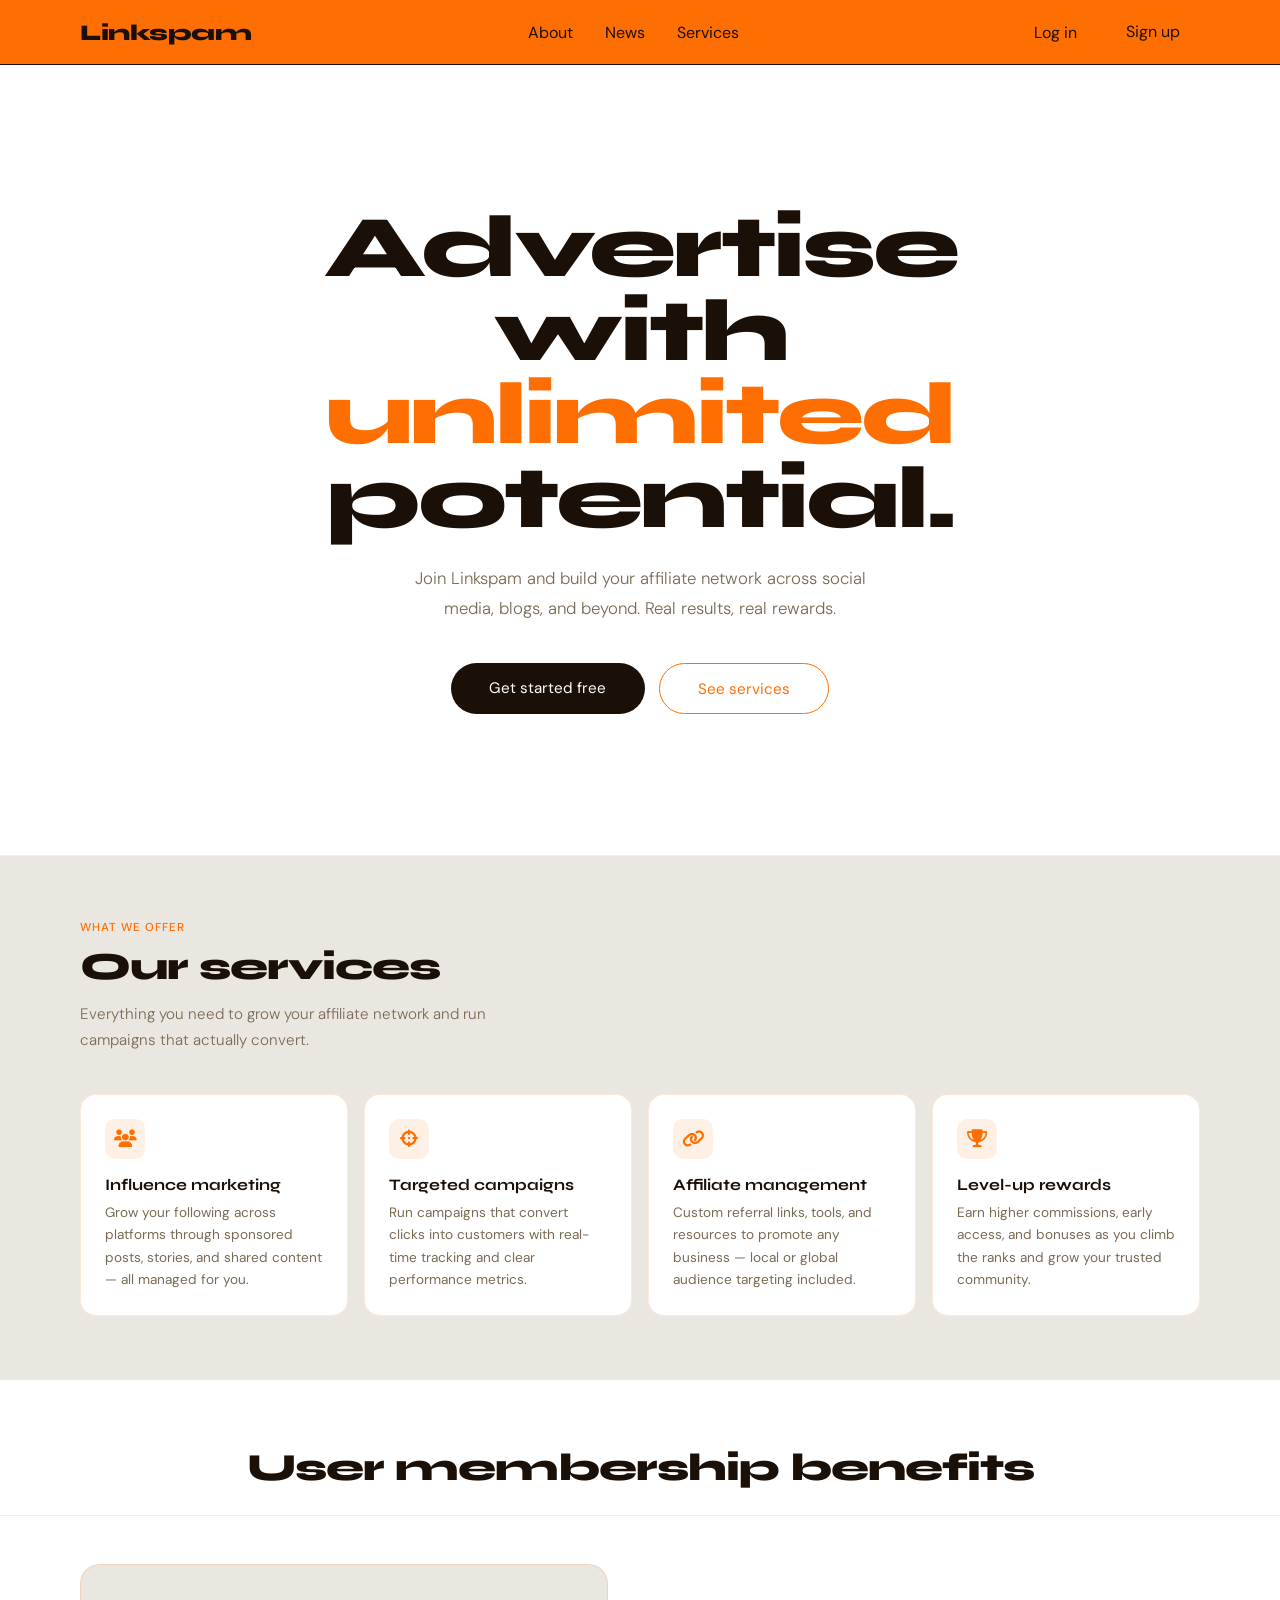
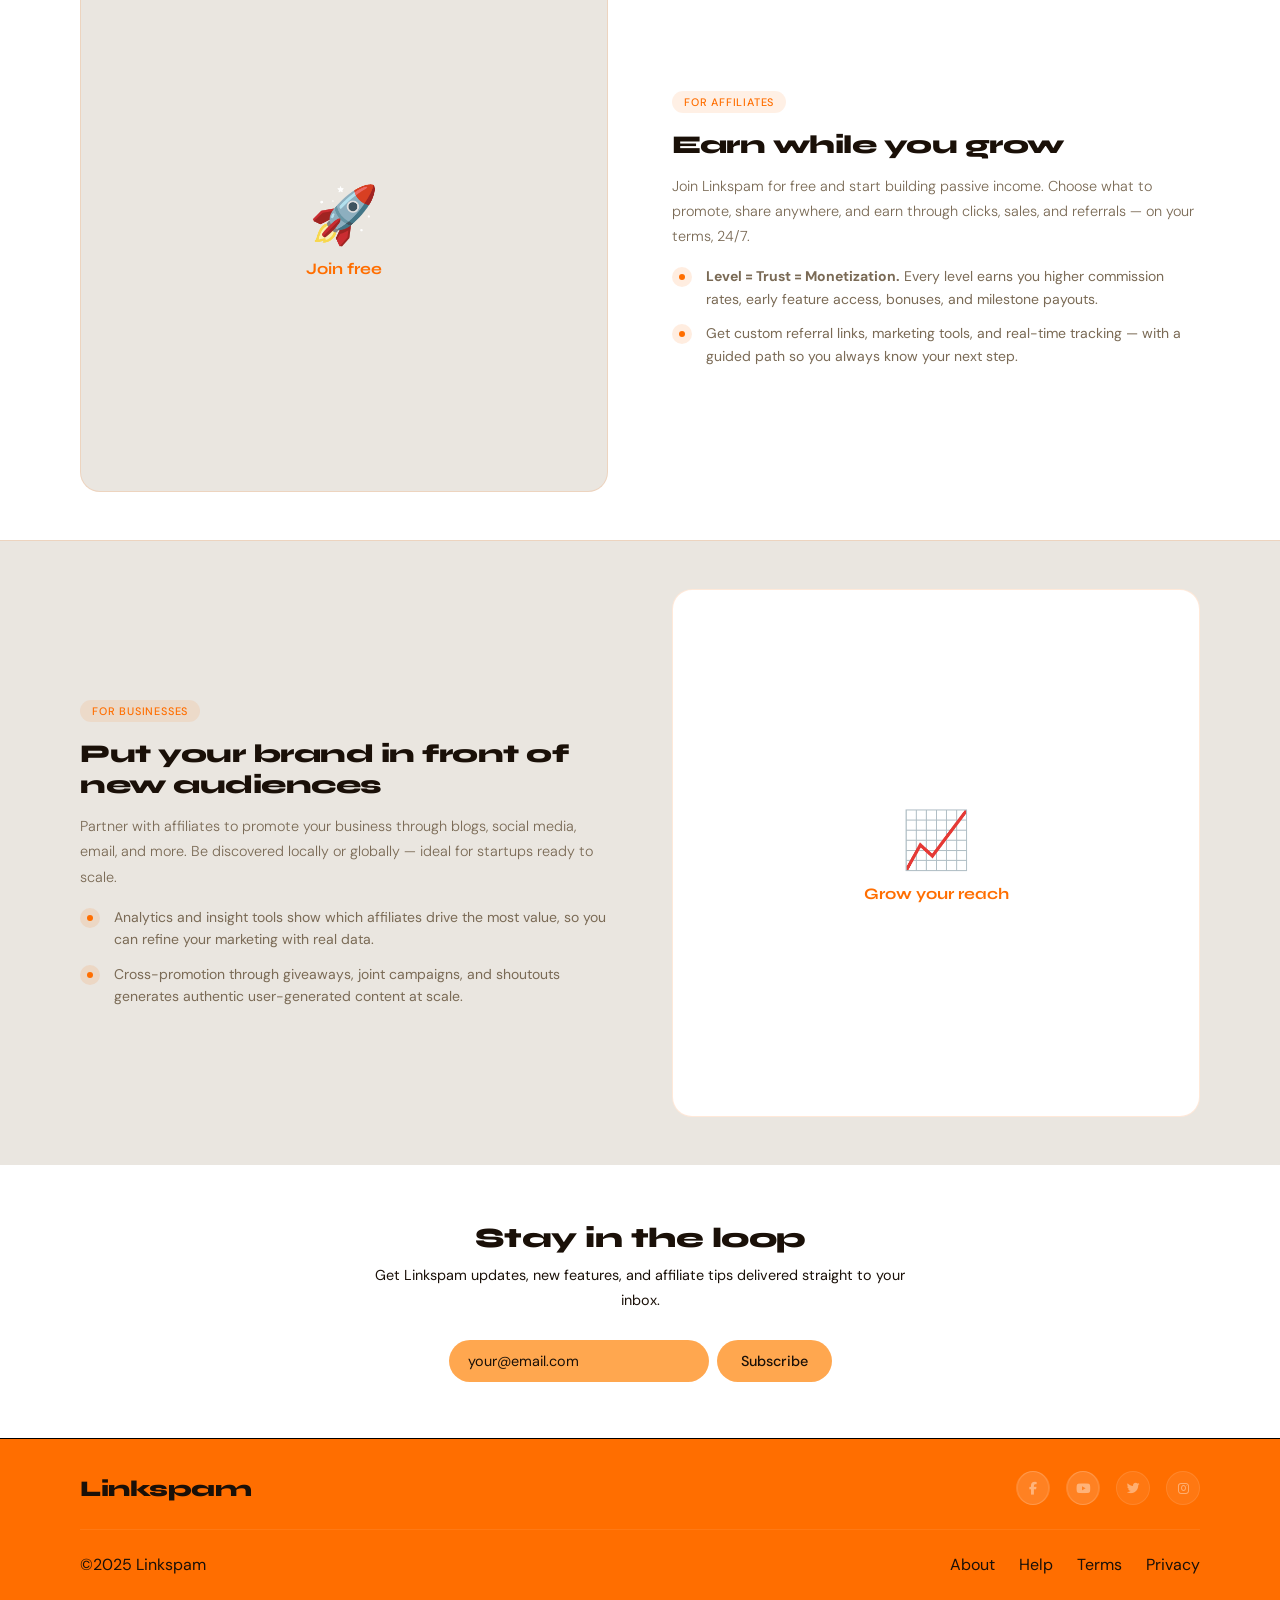
<file: index.html>
<!DOCTYPE html>
<html lang="en" id="indexPage">
<head>
<meta charset="UTF-8">
<meta name="viewport" content="width=device-width, initial-scale=1.0">
<title>Linkspam</title>
<link rel="stylesheet" href="https://cdnjs.cloudflare.com/ajax/libs/font-awesome/6.2.0/css/all.min.css">
<link rel="preconnect" href="https://fonts.googleapis.com">
<link href="https://fonts.googleapis.com/css2?family=Syne:wght@700;800&family=DM+Sans:wght@300;400;500&display=swap" rel="stylesheet">
<link rel="stylesheet" href="style/index.css">
<style>
  /* ── HERO ── */
.hero{background:var(--Primary);border-bottom:1px solid var(--border)}
.hero .container{display:flex;flex-direction:column;align-items:center;justify-content:center;text-align:center;min-height:calc(100vh - 110px);padding:4rem 2.5rem}
.hero-tag{display:inline-flex;align-items:center;gap:8px;background:rgba(255,110,0,.1);color:var(--Main);font-size:.72rem;font-weight:500;letter-spacing:.8px;text-transform:uppercase;padding:5px 16px;border-radius:100px;margin-bottom:2rem}
.hero-tag::before{content:'';width:7px;height:7px;background:var(--Main);border-radius:50%;animation:blink 1.8s ease infinite}
@keyframes blink{0%,100%{opacity:1;transform:scale(1)}50%{opacity:.3;transform:scale(.6)}}
.hero h1{font-family:'Syne',sans-serif;font-weight:800;font-size:clamp(3rem,7vw,5.5rem);line-height:.95;letter-spacing:-3px;color:var(--ink);margin-bottom:1.5rem;max-width:800px}
.hero h1 em{font-style:normal;color:var(--Main)}
.hero p{font-size:1.05rem;color:var(--muted);line-height:1.75;max-width:480px;margin-bottom:2.5rem;font-weight:300}
.hero-btns{display:flex;gap:.875rem;flex-wrap:wrap;justify-content:center}
.btn-dark{padding:.9rem 2.4rem;border-radius:100px;border:none;background:var(--ink);color:#fff;font-family:'DM Sans',sans-serif;font-size:.95rem;cursor:pointer;text-decoration:none;transition:opacity .2s;display:inline-block}
.btn-dark:hover{opacity:.82}
.btn-orange{padding:.9rem 2.4rem;border-radius:100px;border:1.5px solid var(--Main);background:transparent;color:var(--Main);font-family:'DM Sans',sans-serif;font-size:.95rem;cursor:pointer;text-decoration:none;transition:all .2s;display:inline-block}
.btn-orange:hover{background:var(--Main);color:#fff} 

/* ── SERVICES ── */
.section_services{padding:4rem 0;background:var(--Secondary)}
.section_services .container{padding:0 2.5rem}
.section-eyebrow{font-size:.72rem;font-weight:500;color:var(--Main);letter-spacing:1px;text-transform:uppercase;margin-bottom:.5rem}
.section-title{font-family:'Syne',sans-serif;font-weight:800;font-size:clamp(1.8rem,3vw,2.4rem);letter-spacing:-1px;color:var(--ink);margin-bottom:.75rem}
.section-sub{font-size:.95rem;color:var(--muted);margin-bottom:2.5rem;font-weight:300;max-width:480px;line-height:1.7}
.servicesContainer{display:grid;grid-template-columns:repeat(auto-fit,minmax(200px,1fr));gap:1rem}
.DivServices{background:var(--Primary);border:1px solid var(--border);border-radius:16px;padding:1.5rem;transition:box-shadow .2s,border-color .2s}
.DivServices:hover{border-color:var(--Main)}
.service-icon{width:40px;height:40px;background:rgba(255,110,0,.1);border-radius:10px;display:flex;align-items:center;justify-content:center;font-size:18px;margin-bottom:1rem;color:var(--Main)}
.serviceSubTitle{font-family:'Syne',sans-serif;font-weight:700;font-size:1rem;color:var(--ink);margin-bottom:.5rem}
.DivServices p{font-size:.85rem;color:var(--muted);line-height:1.65}

/* ── BENEFITS ── */
.benefits_section{padding:1rem 0 0;background:var(--Primary)}
.benefits_section .container{padding:0 2.5rem}
#UMB{text-align:center;padding:3rem 0 1.5rem}
#UMB h1{font-family:'Syne',sans-serif;font-weight:800;font-size:clamp(1.8rem,3vw,2.4rem);letter-spacing:-1px;color:var(--ink)}
.BenefitContainer{border-top:1px solid var(--border);padding:3rem 0}
.BenefitContainer .container{display:grid;grid-template-columns:1fr 1fr;gap:4rem;align-items:center;padding:0 2.5rem}
#secondBenefitContainer{background:var(--Secondary)}
.benefit-visual{background:var(--Secondary);border:1px solid var(--border);border-radius:20px;aspect-ratio:1;display:flex;flex-direction:column;align-items:center;justify-content:center;gap:.5rem;font-size:3.5rem}
#secondBenefitContainer .benefit-visual{background:var(--Primary)}
.benefit-tag{display:inline-block;background:rgba(255,110,0,.1);color:var(--Main);font-size:.68rem;font-weight:500;letter-spacing:.8px;text-transform:uppercase;padding:4px 12px;border-radius:100px;margin-bottom:1rem}
.text_container h1{font-family:'Syne',sans-serif;font-weight:800;font-size:1.6rem;letter-spacing:-.5px;color:var(--ink);margin-bottom:.875rem}
.text_container p{font-size:.9rem;color:var(--muted);line-height:1.75;margin-bottom:1rem;font-weight:300}
.text_container ul{list-style:none;display:flex;flex-direction:column;gap:.75rem}
.text_container ul li{display:flex;gap:.875rem;font-size:.875rem;color:var(--muted);line-height:1.6}
.li-dot{width:20px;height:20px;border-radius:50%;background:rgba(255,110,0,.12);flex-shrink:0;display:flex;align-items:center;justify-content:center;margin-top:2px}
.li-dot::after{content:'';width:6px;height:6px;background:var(--Main);border-radius:50%}

/* ── NEWS ── */
.News{background:var(--Primary);padding:3.5rem 0}
.News .container{padding:0 2.5rem}
.news-inner{max-width:540px;margin:0 auto;text-align:center}
.news-inner h2{font-family:'Syne',sans-serif;font-weight:800;font-size:1.75rem;letter-spacing:-.5px;color:var(--ink);margin-bottom:.5rem}
.news-inner p{font-size:.9rem;color:var(--ink);margin-bottom:1.75rem;line-height:1.7}
.news-form{display:flex;gap:.5rem;justify-content:center;flex-wrap:wrap}
#NewsEmail{padding:.75rem 1.2rem;border-radius:100px;border:none;background:var(--Substitute);color:var(--ink);font-family:'DM Sans',sans-serif;font-size:.9rem;width:260px;outline:none;backdrop-filter:blur(4px)}
#NewsEmail::placeholder{color:var(--ink)}
#NewsEmail:focus{background:rgba(255,255,255,.3)}
.news-form button{padding:.75rem 1.5rem;border-radius:100px;border:none;background:var(--Substitute);color:var(--ink);font-family:'DM Sans',sans-serif;font-size:.9rem;font-weight:500;cursor:pointer;transition:opacity .2s}
.news-form button:hover{opacity:.9}
</style>
</head>
<body>
<header class="header">
  <div class="container">
    <a href="index" class="Logo">Link<span>spam</span></a>
    <nav class="navbar">
      <a href="#aboutSection">About</a>
      <a href="#News">News</a>
      <a href="#OurServices">Services</a>
    </nav>
    <div class="nav-cta">
      <a href="login" class="btn-nav-ghost">Log in</a>
      <a href="/sign-up" class="btn-nav-solid">Sign up</a>
    </div>
    <button class="menu-btn" id="menu-btn" aria-label="Open menu" aria-expanded="false">
      <i class="fas fa-bars"></i>
    </button>
  </div>
  <nav class="mini-navbar" id="mini-navbar" aria-hidden="true">
    <a href="#aboutSection">About</a>
    <a href="#News">News</a>
    <a href="#OurServices">Services</a>
    <a href="login">Log in</a>
    <a href="sign-up" style="color:var(--Main);font-weight:500">Sign up</a>
  </nav>
</header>
 

<main>
<section class="hero">
  <div class="container">
    
    <h1>Advertise with<br><em>unlimited</em> potential.</h1>
    <p>Join Linkspam and build your affiliate network across social media, blogs, and beyond. Real results, real rewards.</p>
    <div class="hero-btns">
      <a href="sign-up" class="btn-dark">Get started free</a>
      <a href="#OurServices" class="btn-orange">See services</a>
    </div>
  </div>
</section>

<section class="section_services" id="OurServices">
  <div class="container">
    <div class="section-eyebrow">What we offer</div>
    <div class="section-title" >Our services</div>
    <div class="section-sub">Everything you need to grow your affiliate network and run campaigns that actually convert.</div>
    <div class="servicesContainer">
      <div class="DivServices">
        <div class="service-icon"><i class="fas fa-users"></i></div>
        <h3 class="serviceSubTitle">Influence marketing</h3>
        <p>Grow your following across platforms through sponsored posts, stories, and shared content — all managed for you.</p>
      </div>
      <div class="DivServices">
        <div class="service-icon"><i class="fas fa-crosshairs"></i></div>
        <h3 class="serviceSubTitle">Targeted campaigns</h3>
        <p>Run campaigns that convert clicks into customers with real-time tracking and clear performance metrics.</p>
      </div>
      <div class="DivServices">
        <div class="service-icon"><i class="fas fa-link"></i></div>
        <h3 class="serviceSubTitle">Affiliate management</h3>
        <p>Custom referral links, tools, and resources to promote any business — local or global audience targeting included.</p>
      </div>
      <div class="DivServices">
        <div class="service-icon"><i class="fas fa-trophy"></i></div>
        <h3 class="serviceSubTitle">Level-up rewards</h3>
        <p>Earn higher commissions, early access, and bonuses as you climb the ranks and grow your trusted community.</p>
      </div>
    </div>
  </div>
</section>

<section class="benefits_section" id="aboutSection">
  <div class="container">
    <div id="UMB"><h1>User membership benefits</h1></div>
  </div>
  <div class="BenefitContainer" id="firstBenefitContainer">
    <div class="container">
      <div class="benefit-visual">
        <span>🚀</span>
        <span style="font-size:1rem;color:var(--Main);font-family:'Syne',sans-serif;font-weight:700">Join free</span>
      </div>
      <div class="text_container">
        <span class="benefit-tag">For affiliates</span>
        <h1>Earn while you grow</h1>
        <p>Join Linkspam for free and start building passive income. Choose what to promote, share anywhere, and earn through clicks, sales, and referrals — on your terms, 24/7.</p>
        <ul>
          <li><div class="li-dot"></div><span><strong>Level = Trust = Monetization.</strong> Every level earns you higher commission rates, early feature access, bonuses, and milestone payouts.</span></li>
          <li><div class="li-dot"></div><span>Get custom referral links, marketing tools, and real-time tracking — with a guided path so you always know your next step.</span></li>
        </ul>
      </div>
    </div>
  </div>
  <div class="BenefitContainer" id="secondBenefitContainer">
    <div class="container">
      <div class="text_container">
        <span class="benefit-tag">For businesses</span>
        <h1>Put your brand in front of new audiences</h1>
        <p>Partner with affiliates to promote your business through blogs, social media, email, and more. Be discovered locally or globally — ideal for startups ready to scale.</p>
        <ul>
          <li><div class="li-dot"></div><span>Analytics and insight tools show which affiliates drive the most value, so you can refine your marketing with real data.</span></li>
          <li><div class="li-dot"></div><span>Cross-promotion through giveaways, joint campaigns, and shoutouts generates authentic user-generated content at scale.</span></li>
        </ul>
      </div>
      <div class="benefit-visual">
        <span>📈</span>
        <span style="font-size:1rem;color:var(--Main);font-family:'Syne',sans-serif;font-weight:700">Grow your reach</span>
      </div>
    </div>
  </div>
</section>

<section class="News" id="News">
  <div class="container">
    <div class="news-inner">
      <h2>Stay in the loop</h2>
      <p>Get Linkspam updates, new features, and affiliate tips delivered straight to your inbox.</p>
      <div class="news-form">
        <input type="email" placeholder="your@email.com" id="NewsEmail">
        <button type="button" onclick="NewsEmailFunction()">Subscribe</button>
      </div>
    </div>
  </div>
</section>
</main>

<footer>
  <div class="container">
    <div class="topfooter">
      <a href="index" class="Logo">Link<span>spam</span></a>
      <div class="socials">
        <a href="https://www.facebook.com/profile.php?id=61575205995995" target="_blank"><i class="fab fa-facebook-f"></i></a>
        <a href="https://youtube.com/@linkspam-only" target="_blank"><i class="fab fa-youtube"></i></a>
        <i class="fab fa-twitter"></i>
        <i class="fab fa-instagram"></i>
      </div>
    </div>
    <div class="footlinks">
      <div id="copyright"><p>©2025 Linkspam</p></div>
      <div id="T_C">
        <a href="#aboutSection">About</a>
        <a href="About.php#sectionAboutContact">Help</a>
        <a href="TermsCondition">Terms</a>
        <a href="PrivacyPolicy">Privacy</a>
      </div>
    </div>
  </div>
</footer>

<script>
const menuBtn=document.getElementById('menu-btn');
const miniNav=document.getElementById('mini-navbar');
menuBtn.addEventListener('click',function(e){
  e.stopPropagation();
  const open=miniNav.classList.toggle('open');
  menuBtn.setAttribute('aria-expanded',open);
  miniNav.setAttribute('aria-hidden',!open);
  menuBtn.innerHTML=open?'<i class="fas fa-times"></i>':'<i class="fas fa-bars"></i>';
});
document.addEventListener('click',function(e){
  if(!menuBtn.contains(e.target)&&!miniNav.contains(e.target)){
    miniNav.classList.remove('open');
    menuBtn.setAttribute('aria-expanded','false');
    miniNav.setAttribute('aria-hidden','true');
    menuBtn.innerHTML='<i class="fas fa-bars"></i>';
  }
});

window.addEventListener('load',function(){
  setTimeout(function(){
    document.getElementById('prog').style.width='68%';
    document.querySelectorAll('.ch-fill').forEach(function(el){el.style.width=el.dataset.w+'%'});
  },400);
});

var NewsEmail=document.getElementById('NewsEmail');
function validateEmail(email){
  return /^[^\s@]+@[^\s@]+\.[^\s@]+$/.test(email);
}
function NewsEmailFunction(){
  var email=NewsEmail.value;
  if(validateEmail(email)){
    NewsEmail.style.background='rgba(255,255,255,0.35)';
    NewsEmail.style.border='2px solid rgba(255,255,255,0.8)';
    alert('Subscribed! Welcome to Linkspam.');
  } else {
    NewsEmail.style.background='rgba(255,80,80,0.25)';
    NewsEmail.style.border='2px solid rgba(255,80,80,0.7)';
    NewsEmail.value='';
    NewsEmail.placeholder='Enter a valid email';
  }
}
</script>
</body>
</html>
</file>
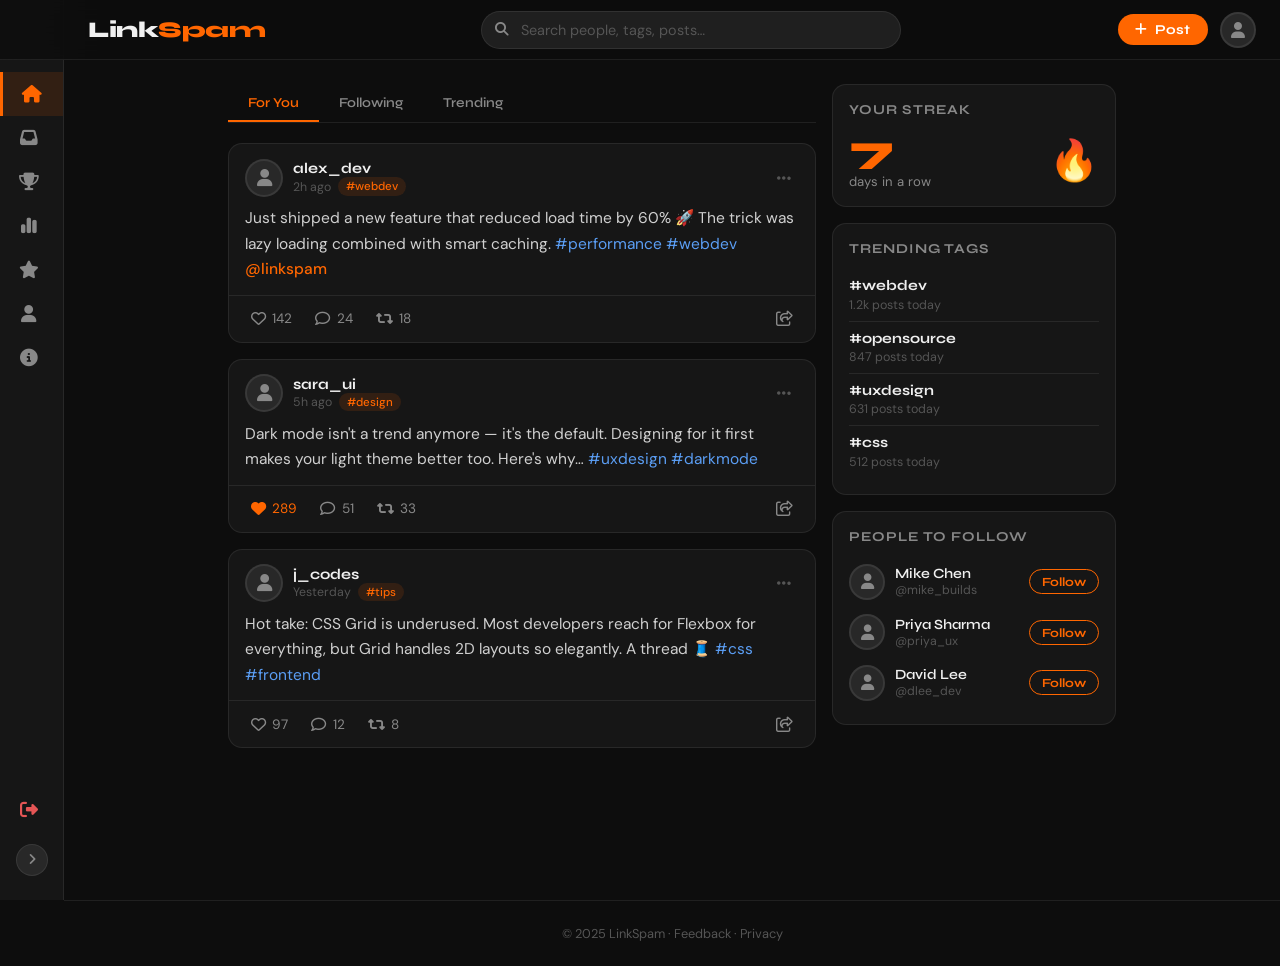
<file: home.html>
<!DOCTYPE html>
<html lang="en" id="home">
<head>
    <meta charset="UTF-8">
    <meta name="viewport" content="width=device-width, initial-scale=1.0">
    <title>LinkSpam | Home</title>
    <link rel="stylesheet" href="https://cdnjs.cloudflare.com/ajax/libs/font-awesome/6.4.0/css/all.min.css">
    <link href="https://fonts.googleapis.com/css2?family=Syne:wght@400;600;700;800&family=DM+Sans:ital,wght@0,300;0,400;0,500;1,300&display=swap" rel="stylesheet">
    <style>
        :root {
            --main: #ff6600;
            --main-light: #ff8533;
            --main-dim: rgba(255,102,0,0.12);
            --bg: #0d0d0d;
            --surface: #161616;
            --surface2: #1f1f1f;
            --surface3: #282828;
            --border: rgba(255,255,255,0.08);
            --border-hover: rgba(255,102,0,0.4);
            --text: #f0f0f0;
            --text-muted: #888;
            --text-dim: #555;
            --sidebar-w: 64px;
            --sidebar-w-open: 220px;
            --header-h: 60px;
            --radius: 14px;
            --radius-sm: 8px;
        }

        *, *::before, *::after { box-sizing: border-box; margin: 0; padding: 0; }

        body {
            font-family: 'DM Sans', sans-serif;
            background: var(--bg);
            color: var(--text);
            min-height: 100vh;
            overflow-x: hidden;
        }

        /* ── HEADER ── */
        header {
            position: fixed;
            top: 0; left: 0; right: 0;
            height: var(--header-h);
            background: rgba(13,13,13,0.85);
            backdrop-filter: blur(20px);
            -webkit-backdrop-filter: blur(20px);
            border-bottom: 1px solid var(--border);
            display: flex;
            align-items: center;
            justify-content: space-between;
            padding: 0 1.5rem 0 calc(var(--sidebar-w) + 1.5rem);
            z-index: 100;
            transition: padding-left 0.3s ease;
        }

        .logo {
            font-family: 'Syne', sans-serif;
            font-weight: 800;
            font-size: 1.4rem;
            color: var(--text);
            text-decoration: none;
            letter-spacing: -0.5px;
        }
        .logo span { color: var(--main); }

        .header-center {
            flex: 1;
            max-width: 420px;
            margin: 0 2rem;
        }
        .search-wrap {
            position: relative;
            display: flex;
            align-items: center;
        }
        .search-wrap i {
            position: absolute;
            left: 14px;
            color: var(--text-muted);
            font-size: 0.85rem;
            pointer-events: none;
        }
        .search-wrap input {
            width: 100%;
            height: 38px;
            background: var(--surface2);
            border: 1px solid var(--border);
            border-radius: 99px;
            padding: 0 1rem 0 2.4rem;
            color: var(--text);
            font-family: 'DM Sans', sans-serif;
            font-size: 0.9rem;
            outline: none;
            transition: border-color 0.2s, background 0.2s;
        }
        .search-wrap input::placeholder { color: var(--text-dim); }
        .search-wrap input:focus {
            border-color: var(--main);
            background: var(--surface3);
        }

        .header-right {
            display: flex;
            align-items: center;
            gap: 0.75rem;
        }
        .btn-post-header {
            display: flex;
            align-items: center;
            gap: 0.5rem;
            background: var(--main);
            color: #fff;
            border: none;
            border-radius: 99px;
            padding: 0.45rem 1.1rem;
            font-family: 'Syne', sans-serif;
            font-weight: 700;
            font-size: 0.85rem;
            cursor: pointer;
            transition: background 0.2s, transform 0.15s;
        }
        .btn-post-header:hover {
            background: var(--main-light);
            transform: translateY(-1px);
        }
        .avatar-btn {
            width: 36px; height: 36px;
            border-radius: 50%;
            background: var(--surface3);
            border: 2px solid var(--border);
            display: flex; align-items: center; justify-content: center;
            cursor: pointer;
            transition: border-color 0.2s;
            overflow: hidden;
        }
        .avatar-btn:hover { border-color: var(--main); }
        .avatar-btn i { color: var(--text-muted); font-size: 1rem; }

        /* ── SIDEBAR ── */
        aside#sidebar {
            position: fixed;
            top: 0; left: 0;
            height: 100dvh;
            width: var(--sidebar-w);
            background: var(--surface);
            border-right: 1px solid var(--border);
            display: flex;
            flex-direction: column;
            padding-top: var(--header-h);
            z-index: 99;
            transition: width 0.3s cubic-bezier(.4,0,.2,1);
            overflow: hidden;
        }
        aside#sidebar.open { width: var(--sidebar-w-open); }

        .sidebar-inner {
            display: flex;
            flex-direction: column;
            height: 100%;
            padding: 0.75rem 0;
        }
        .nav-item {
            display: flex;
            align-items: center;
            gap: 0.9rem;
            padding: 0.75rem 1.1rem;
            color: var(--text-muted);
            text-decoration: none;
            font-family: 'DM Sans', sans-serif;
            font-size: 0.95rem;
            font-weight: 500;
            white-space: nowrap;
            border-radius: 0;
            transition: color 0.2s, background 0.2s;
            cursor: pointer;
            border: none;
            background: none;
            width: 100%;
        }
        .nav-item i {
            font-size: 1.1rem;
            width: 22px;
            text-align: center;
            flex-shrink: 0;
            transition: color 0.2s;
        }
        .nav-item span {
            opacity: 0;
            transition: opacity 0.2s 0.05s;
            pointer-events: none;
        }
        aside#sidebar.open .nav-item span { opacity: 1; }
        .nav-item:hover, .nav-item.active {
            color: var(--text);
            background: var(--main-dim);
        }
        .nav-item:hover i, .nav-item.active i { color: var(--main); }
        .nav-item.active { border-left: 3px solid var(--main); }

        .sidebar-spacer { flex: 1; }

        .sidebar-toggle {
            display: flex;
            align-items: center;
            justify-content: center;
            width: 32px; height: 32px;
            background: var(--surface3);
            border: 1px solid var(--border);
            border-radius: 50%;
            cursor: pointer;
            margin: 0.75rem auto;
            color: var(--text-muted);
            transition: color 0.2s, border-color 0.2s, transform 0.3s;
            flex-shrink: 0;
        }
        .sidebar-toggle:hover { color: var(--main); border-color: var(--main); }
        aside#sidebar.open .sidebar-toggle { transform: rotate(180deg); }

        /* ── MAIN LAYOUT ── */
        main {
            margin-top: var(--header-h);
            margin-left: var(--sidebar-w);
            transition: margin-left 0.3s ease;
            min-height: calc(100vh - var(--header-h));
            display: flex;
            gap: 0;
            justify-content: center;
        }

        .feed-column {
            flex: 1;
            max-width: 620px;
            padding: 1.5rem 1rem;
        }

        .right-column {
            width: 300px;
            padding: 1.5rem 1rem 1.5rem 0;
            flex-shrink: 0;
        }

        /* ── POST COMPOSER ── */
        .post-composer {
            background: var(--surface);
            border: 1px solid var(--border);
            border-radius: var(--radius);
            padding: 1rem;
            margin-bottom: 1.25rem;
            display: none;
            animation: slideDown 0.3s ease;
        }
        .post-composer.active { display: block; }

        @keyframes slideDown {
            from { opacity: 0; transform: translateY(-10px); }
            to   { opacity: 1; transform: translateY(0); }
        }

        .composer-top {
            display: flex;
            gap: 0.75rem;
            align-items: flex-start;
        }
        .composer-avatar {
            width: 38px; height: 38px;
            border-radius: 50%;
            background: var(--surface3);
            border: 2px solid var(--border);
            display: flex; align-items: center; justify-content: center;
            flex-shrink: 0;
        }
        .composer-avatar i { color: var(--text-muted); }
        .composer-textarea {
            flex: 1;
            background: transparent;
            border: none;
            outline: none;
            color: var(--text);
            font-family: 'DM Sans', sans-serif;
            font-size: 1rem;
            resize: none;
            min-height: 72px;
            line-height: 1.6;
        }
        .composer-textarea::placeholder { color: var(--text-dim); }

        .composer-footer {
            display: flex;
            align-items: center;
            justify-content: space-between;
            padding-top: 0.75rem;
            border-top: 1px solid var(--border);
            margin-top: 0.75rem;
        }
        .composer-tools {
            display: flex;
            gap: 0.25rem;
        }
        .tool-btn {
            width: 34px; height: 34px;
            border-radius: var(--radius-sm);
            border: none;
            background: transparent;
            color: var(--text-muted);
            cursor: pointer;
            display: flex; align-items: center; justify-content: center;
            font-size: 1rem;
            transition: color 0.2s, background 0.2s;
        }
        .tool-btn:hover { color: var(--main); background: var(--main-dim); }
        .tool-btn label { cursor: pointer; display: flex; align-items: center; justify-content: center; width: 100%; height: 100%; }
        .tool-btn input[type=file] { display: none; }

        .char-count {
            font-size: 0.78rem;
            color: var(--text-dim);
        }

        .btn-submit-post {
            background: var(--main);
            color: #fff;
            border: none;
            border-radius: 99px;
            padding: 0.45rem 1.25rem;
            font-family: 'Syne', sans-serif;
            font-weight: 700;
            font-size: 0.85rem;
            cursor: pointer;
            transition: background 0.2s, transform 0.15s;
        }
        .btn-submit-post:hover {
            background: var(--main-light);
            transform: translateY(-1px);
        }

        /* ── FEED TABS ── */
        .feed-tabs {
            display: flex;
            gap: 0;
            border-bottom: 1px solid var(--border);
            margin-bottom: 1.25rem;
        }
        .feed-tab {
            padding: 0.6rem 1.25rem;
            font-family: 'Syne', sans-serif;
            font-size: 0.85rem;
            font-weight: 600;
            color: var(--text-muted);
            cursor: pointer;
            border-bottom: 2px solid transparent;
            transition: color 0.2s, border-color 0.2s;
        }
        .feed-tab:hover { color: var(--text); }
        .feed-tab.active {
            color: var(--main);
            border-bottom-color: var(--main);
        }

        /* ── POST CARD ── */
        .post-card {
            background: var(--surface);
            border: 1px solid var(--border);
            border-radius: var(--radius);
            margin-bottom: 1rem;
            overflow: hidden;
            transition: border-color 0.2s, transform 0.2s;
            animation: fadeUp 0.4s ease both;
        }
        .post-card:hover { border-color: var(--border-hover); }

        @keyframes fadeUp {
            from { opacity: 0; transform: translateY(16px); }
            to   { opacity: 1; transform: translateY(0); }
        }
        .post-card:nth-child(1) { animation-delay: 0.05s; }
        .post-card:nth-child(2) { animation-delay: 0.1s; }
        .post-card:nth-child(3) { animation-delay: 0.15s; }
        .post-card:nth-child(4) { animation-delay: 0.2s; }
        .post-card:nth-child(5) { animation-delay: 0.25s; }

        .post-header {
            display: flex;
            align-items: center;
            justify-content: space-between;
            padding: 0.9rem 1rem 0.6rem;
        }
        .post-user {
            display: flex;
            align-items: center;
            gap: 0.65rem;
        }
        .post-avatar {
            width: 38px; height: 38px;
            border-radius: 50%;
            background: var(--surface3);
            border: 2px solid var(--border);
            display: flex; align-items: center; justify-content: center;
            flex-shrink: 0;
            overflow: hidden;
        }
        .post-avatar i { color: var(--text-muted); font-size: 1.1rem; }
        .post-avatar img { width: 100%; height: 100%; object-fit: cover; }

        .post-user-info { display: flex; flex-direction: column; }
        .post-username {
            font-family: 'Syne', sans-serif;
            font-weight: 700;
            font-size: 0.92rem;
            color: var(--text);
            text-decoration: none;
        }
        .post-username:hover { color: var(--main); }
        .post-meta {
            display: flex;
            align-items: center;
            gap: 0.4rem;
            font-size: 0.77rem;
            color: var(--text-dim);
        }
        .post-tag {
            background: var(--main-dim);
            color: var(--main);
            border-radius: 99px;
            padding: 0.1rem 0.5rem;
            font-size: 0.72rem;
            font-weight: 500;
        }

        .post-options {
            color: var(--text-dim);
            cursor: pointer;
            width: 30px; height: 30px;
            display: flex; align-items: center; justify-content: center;
            border-radius: var(--radius-sm);
            transition: color 0.2s, background 0.2s;
        }
        .post-options:hover { color: var(--text); background: var(--surface3); }

        .post-body {
            padding: 0 1rem 0.75rem;
            font-size: 0.97rem;
            line-height: 1.65;
            color: #d0d0d0;
        }
        .post-body .mention { color: var(--main); font-weight: 500; }
        .post-body .hashtag { color: #5b9ef4; }

        .post-image {
            width: 100%;
            max-height: 400px;
            object-fit: cover;
            display: block;
            background: var(--surface3);
        }

        .post-actions {
            display: flex;
            align-items: center;
            border-top: 1px solid var(--border);
            padding: 0.5rem 0.75rem;
            gap: 0.25rem;
        }
        .action-btn {
            display: flex;
            align-items: center;
            gap: 0.4rem;
            padding: 0.4rem 0.6rem;
            border-radius: var(--radius-sm);
            border: none;
            background: transparent;
            color: var(--text-muted);
            font-family: 'DM Sans', sans-serif;
            font-size: 0.85rem;
            cursor: pointer;
            transition: color 0.2s, background 0.2s;
        }
        .action-btn:hover { color: var(--text); background: var(--surface3); }
        .action-btn.liked { color: var(--main); }
        .action-btn.liked i { color: var(--main); }
        .action-btn i { font-size: 0.95rem; transition: transform 0.15s; }
        .action-btn:hover i { transform: scale(1.15); }
        .action-spacer { flex: 1; }

        /* ── COMMENT INPUT ── */
        .comment-section {
            padding: 0.6rem 1rem;
            border-top: 1px solid var(--border);
            display: flex;
            align-items: center;
            gap: 0.65rem;
        }
        .comment-input {
            flex: 1;
            background: var(--surface2);
            border: 1px solid var(--border);
            border-radius: 99px;
            padding: 0.4rem 1rem;
            color: var(--text);
            font-family: 'DM Sans', sans-serif;
            font-size: 0.88rem;
            outline: none;
            transition: border-color 0.2s;
        }
        .comment-input::placeholder { color: var(--text-dim); }
        .comment-input:focus { border-color: var(--main); }
        .comment-submit {
            width: 32px; height: 32px;
            background: var(--main);
            border: none;
            border-radius: 50%;
            color: #fff;
            cursor: pointer;
            display: flex; align-items: center; justify-content: center;
            font-size: 0.8rem;
            transition: background 0.2s, transform 0.15s;
            flex-shrink: 0;
        }
        .comment-submit:hover { background: var(--main-light); transform: scale(1.08); }

        /* ── RIGHT COLUMN WIDGETS ── */
        .widget {
            background: var(--surface);
            border: 1px solid var(--border);
            border-radius: var(--radius);
            padding: 1rem;
            margin-bottom: 1rem;
        }
        .widget-title {
            font-family: 'Syne', sans-serif;
            font-weight: 700;
            font-size: 0.85rem;
            color: var(--text-muted);
            text-transform: uppercase;
            letter-spacing: 0.08em;
            margin-bottom: 0.75rem;
        }

        /* Trending */
        .trend-item {
            display: flex;
            flex-direction: column;
            padding: 0.5rem 0;
            border-bottom: 1px solid var(--border);
            cursor: pointer;
            transition: padding-left 0.2s;
        }
        .trend-item:last-child { border-bottom: none; }
        .trend-item:hover { padding-left: 0.3rem; }
        .trend-tag {
            font-family: 'Syne', sans-serif;
            font-weight: 700;
            font-size: 0.9rem;
            color: var(--text);
        }
        .trend-count {
            font-size: 0.78rem;
            color: var(--text-dim);
            margin-top: 0.15rem;
        }

        /* Suggested users */
        .suggested-user {
            display: flex;
            align-items: center;
            gap: 0.65rem;
            padding: 0.45rem 0;
        }
        .sug-avatar {
            width: 36px; height: 36px;
            border-radius: 50%;
            background: var(--surface3);
            border: 2px solid var(--border);
            display: flex; align-items: center; justify-content: center;
            flex-shrink: 0;
        }
        .sug-avatar i { color: var(--text-muted); font-size: 0.95rem; }
        .sug-info { flex: 1; min-width: 0; }
        .sug-name {
            font-family: 'Syne', sans-serif;
            font-weight: 600;
            font-size: 0.88rem;
            color: var(--text);
            white-space: nowrap;
            overflow: hidden;
            text-overflow: ellipsis;
        }
        .sug-handle { font-size: 0.77rem; color: var(--text-dim); }
        .btn-follow {
            background: transparent;
            border: 1px solid var(--main);
            color: var(--main);
            border-radius: 99px;
            padding: 0.25rem 0.75rem;
            font-family: 'Syne', sans-serif;
            font-size: 0.78rem;
            font-weight: 700;
            cursor: pointer;
            transition: background 0.2s, color 0.2s;
            flex-shrink: 0;
        }
        .btn-follow:hover, .btn-follow.following {
            background: var(--main);
            color: #fff;
        }

        /* Streak widget */
        .streak-row {
            display: flex;
            align-items: center;
            justify-content: space-between;
        }
        .streak-num {
            font-family: 'Syne', sans-serif;
            font-size: 2.5rem;
            font-weight: 800;
            color: var(--main);
            line-height: 1;
        }
        .streak-label { font-size: 0.82rem; color: var(--text-muted); margin-top: 0.2rem; }
        .streak-flame { font-size: 2.5rem; }

        /* ── EMPTY STATE ── */
        .empty-state {
            text-align: center;
            padding: 3rem 1rem;
            color: var(--text-dim);
        }
        .empty-state i {
            font-size: 2.5rem;
            margin-bottom: 0.75rem;
            display: block;
            color: var(--surface3);
        }
        .empty-state p { font-size: 0.95rem; }

        /* ── FOOTER ── */
        footer {
            margin-left: var(--sidebar-w);
            padding: 1.5rem;
            border-top: 1px solid var(--border);
            text-align: center;
            font-size: 0.8rem;
            color: var(--text-dim);
            transition: margin-left 0.3s ease;
        }

        /* ── DIALOG ── */
        .dialog-overlay {
            display: none;
            position: fixed; inset: 0;
            background: rgba(0,0,0,0.7);
            backdrop-filter: blur(4px);
            z-index: 200;
            align-items: center;
            justify-content: center;
        }
        .dialog-overlay.active { display: flex; }
        .dialog-box {
            background: var(--surface);
            border: 1px solid var(--border);
            border-radius: var(--radius);
            width: 90%;
            max-width: 380px;
            padding: 1.25rem;
            animation: slideDown 0.25s ease;
        }
        .dialog-header {
            display: flex;
            justify-content: space-between;
            align-items: center;
            margin-bottom: 0.75rem;
        }
        .dialog-header h3 {
            font-family: 'Syne', sans-serif;
            font-size: 1rem;
            font-weight: 700;
        }
        .dialog-close {
            background: none;
            border: none;
            color: var(--text-muted);
            cursor: pointer;
            font-size: 1.1rem;
            transition: color 0.2s;
        }
        .dialog-close:hover { color: #e55; }
        .dialog-search input {
            width: 100%;
            background: var(--surface2);
            border: 1px solid var(--border);
            border-radius: var(--radius-sm);
            padding: 0.5rem 0.8rem;
            color: var(--text);
            font-family: 'DM Sans', sans-serif;
            font-size: 0.9rem;
            outline: none;
            margin-bottom: 0.5rem;
        }
        .dialog-search input:focus { border-color: var(--main); }
        .dialog-list-item {
            padding: 0.5rem 0.4rem;
            font-size: 0.95rem;
            cursor: pointer;
            border-radius: var(--radius-sm);
            transition: background 0.15s;
        }
        .dialog-list-item:hover { background: var(--surface2); color: var(--main); }

        /* ── TOAST ── */
        .toast {
            position: fixed;
            bottom: 1.5rem;
            left: 50%;
            transform: translateX(-50%) translateY(80px);
            background: var(--surface2);
            border: 1px solid var(--border);
            border-radius: 99px;
            padding: 0.6rem 1.25rem;
            font-size: 0.88rem;
            color: var(--text);
            z-index: 999;
            transition: transform 0.3s cubic-bezier(.4,0,.2,1), opacity 0.3s;
            opacity: 0;
            white-space: nowrap;
        }
        .toast.show {
            transform: translateX(-50%) translateY(0);
            opacity: 1;
        }

        /* ── SCROLLBAR ── */
        ::-webkit-scrollbar { width: 5px; }
        ::-webkit-scrollbar-track { background: var(--bg); }
        ::-webkit-scrollbar-thumb { background: var(--surface3); border-radius: 99px; }
        ::-webkit-scrollbar-thumb:hover { background: var(--text-dim); }

        /* ── RESPONSIVE ── */
        @media (max-width: 1024px) {
            .right-column { display: none; }
        }
        @media (max-width: 768px) {
            aside#sidebar { display: none; }
            main { margin-left: 0; }
            footer { margin-left: 0; }
            header { padding-left: 1rem; }
            .feed-column { padding: 1rem 0.75rem; }

            /* Bottom nav on mobile */
            .bottom-nav {
                display: flex !important;
            }
        }

        .bottom-nav {
            display: none;
            position: fixed;
            bottom: 0; left: 0; right: 0;
            background: rgba(22,22,22,0.95);
            backdrop-filter: blur(20px);
            border-top: 1px solid var(--border);
            z-index: 98;
            padding: 0.5rem 0 calc(0.5rem + env(safe-area-inset-bottom));
        }
        .bottom-nav ul {
            list-style: none;
            display: flex;
            justify-content: space-around;
            align-items: center;
        }
        .bottom-nav ul li a {
            display: flex;
            flex-direction: column;
            align-items: center;
            gap: 0.2rem;
            color: var(--text-muted);
            text-decoration: none;
            font-size: 0.65rem;
            padding: 0.3rem 0.8rem;
            border-radius: var(--radius-sm);
            transition: color 0.2s;
        }
        .bottom-nav ul li a i { font-size: 1.2rem; }
        .bottom-nav ul li a.active, .bottom-nav ul li a:hover { color: var(--main); }
    </style>
</head>
<body>

<!-- HEADER -->
<header>
    <a class="logo" href="home.php">Link<span>Spam</span></a>
    <div class="header-center">
        <div class="search-wrap">
            <i class="fa fa-search"></i>
            <input type="text" placeholder="Search people, tags, posts…">
        </div>
    </div>
    <div class="header-right">
        <button class="btn-post-header" onclick="toggleComposer()">
            <i class="fa fa-plus"></i> Post
        </button>
        <div class="avatar-btn" onclick="toggleUserMenu()">
            <i class="fa fa-user"></i>
        </div>
    </div>
</header>

<!-- SIDEBAR -->
<aside id="sidebar">
    <div class="sidebar-inner">
        <a href="home.php"   class="nav-item active"><i class="fa fa-house"></i><span>Home</span></a>
        <a href="inbox.php"  class="nav-item"><i class="fa fa-inbox"></i><span>Inbox</span></a>
        <a href="leaderboard.php" class="nav-item"><i class="fa fa-trophy"></i><span>Leaderboard</span></a>
        <a href="dashboard.php"   class="nav-item"><i class="fa-solid fa-chart-simple"></i><span>Dashboard</span></a>
        <a href="affiliate.php"   class="nav-item"><i class="fa-solid fa-star"></i><span>Affiliates</span></a>
        <a href="Profile.php"     class="nav-item"><i class="fa fa-user"></i><span>Profile</span></a>
        <a href="feedback.php"    class="nav-item"><i class="fa-solid fa-circle-info"></i><span>Feedback</span></a>
        <div class="sidebar-spacer"></div>
        <a href="logout.php"  class="nav-item" style="color:#e55555;"><i class="fa-solid fa-right-from-bracket"></i><span>Log out</span></a>
        <button class="sidebar-toggle" onclick="toggleSidebar()" title="Toggle sidebar">
            <i class="fa fa-angle-right"></i>
        </button>
    </div>
</aside>

<!-- MAIN -->
<main>
    <div class="feed-column">

        <!-- Post Composer -->
        <form method="POST" action="home.php" enctype="multipart/form-data">
            <div class="post-composer" id="postComposer">
                <div class="composer-top">
                    <div class="composer-avatar"><i class="fa fa-user"></i></div>
                    <textarea
                        class="composer-textarea"
                        name="post"
                        maxlength="255"
                        placeholder="What's on your mind?"
                        rows="3"
                        oninput="updateCharCount(this)"></textarea>
                </div>
                <div class="composer-footer">
                    <div class="composer-tools">
                        <button type="button" class="tool-btn" onclick="openDialog('hashTagDialog')" title="Add hashtag">
                            <i class="fa-solid fa-hashtag"></i>
                        </button>
                        <button type="button" class="tool-btn" onclick="openDialog('userTagDialog')" title="Tag user">
                            <i class="fa-solid fa-user-tag"></i>
                        </button>
                        <button type="button" class="tool-btn" title="Add image">
                            <label><input type="file" name="file" accept="image/*"><i class="fa-solid fa-image"></i></label>
                        </button>
                    </div>
                    <span class="char-count" id="charCount">255</span>
                    <button type="submit" name="btnSavePost" class="btn-submit-post">Publish</button>
                </div>
            </div>
        </form>

        <!-- Feed Tabs -->
        <div class="feed-tabs">
            <div class="feed-tab active" onclick="setTab(this)">For You</div>
            <div class="feed-tab" onclick="setTab(this)">Following</div>
            <div class="feed-tab" onclick="setTab(this)">Trending</div>
        </div>

        <!-- Demo Posts -->
        <div class="post-card">
            <div class="post-header">
                <div class="post-user">
                    <div class="post-avatar"><i class="fa fa-user"></i></div>
                    <div class="post-user-info">
                        <a class="post-username" href="Profile.php?username=alex_dev">alex_dev</a>
                        <div class="post-meta">
                            <span>2h ago</span>
                            <span class="post-tag">#webdev</span>
                        </div>
                    </div>
                </div>
                <div class="post-options"><i class="fa fa-ellipsis"></i></div>
            </div>
            <div class="post-body">
                Just shipped a new feature that reduced load time by 60% 🚀 The trick was lazy loading combined with smart caching. <span class="hashtag">#performance</span> <span class="hashtag">#webdev</span> <span class="mention">@linkspam</span>
            </div>
            <div class="post-actions">
                <button class="action-btn" onclick="toggleLike(this)"><i class="fa-regular fa-heart"></i> <span>142</span></button>
                <button class="action-btn" onclick="toggleComment(this)"><i class="fa-regular fa-comment"></i> <span>24</span></button>
                <button class="action-btn"><i class="fa-solid fa-retweet"></i> <span>18</span></button>
                <div class="action-spacer"></div>
                <button class="action-btn" onclick="copyLink()"><i class="fa-regular fa-share-from-square"></i></button>
            </div>
            <div class="comment-section" style="display:none;">
                <input type="text" class="comment-input" placeholder="Write a comment…">
                <button class="comment-submit"><i class="fa fa-arrow-right"></i></button>
            </div>
        </div>

        <div class="post-card">
            <div class="post-header">
                <div class="post-user">
                    <div class="post-avatar"><i class="fa fa-user"></i></div>
                    <div class="post-user-info">
                        <a class="post-username" href="Profile.php?username=sara_ui">sara_ui</a>
                        <div class="post-meta">
                            <span>5h ago</span>
                            <span class="post-tag">#design</span>
                        </div>
                    </div>
                </div>
                <div class="post-options"><i class="fa fa-ellipsis"></i></div>
            </div>
            <div class="post-body">
                Dark mode isn't a trend anymore — it's the default. Designing for it first makes your light theme better too. Here's why… <span class="hashtag">#uxdesign</span> <span class="hashtag">#darkmode</span>
            </div>
            <div class="post-actions">
                <button class="action-btn liked" onclick="toggleLike(this)"><i class="fa-solid fa-heart"></i> <span>289</span></button>
                <button class="action-btn" onclick="toggleComment(this)"><i class="fa-regular fa-comment"></i> <span>51</span></button>
                <button class="action-btn"><i class="fa-solid fa-retweet"></i> <span>33</span></button>
                <div class="action-spacer"></div>
                <button class="action-btn" onclick="copyLink()"><i class="fa-regular fa-share-from-square"></i></button>
            </div>
            <div class="comment-section" style="display:none;">
                <input type="text" class="comment-input" placeholder="Write a comment…">
                <button class="comment-submit"><i class="fa fa-arrow-right"></i></button>
            </div>
        </div>

        <div class="post-card">
            <div class="post-header">
                <div class="post-user">
                    <div class="post-avatar"><i class="fa fa-user"></i></div>
                    <div class="post-user-info">
                        <a class="post-username" href="Profile.php?username=j_codes">j_codes</a>
                        <div class="post-meta">
                            <span>Yesterday</span>
                            <span class="post-tag">#tips</span>
                        </div>
                    </div>
                </div>
                <div class="post-options"><i class="fa fa-ellipsis"></i></div>
            </div>
            <div class="post-body">
                Hot take: CSS Grid is underused. Most developers reach for Flexbox for everything, but Grid handles 2D layouts so elegantly. A thread 🧵 <span class="hashtag">#css</span> <span class="hashtag">#frontend</span>
            </div>
            <div class="post-actions">
                <button class="action-btn" onclick="toggleLike(this)"><i class="fa-regular fa-heart"></i> <span>97</span></button>
                <button class="action-btn" onclick="toggleComment(this)"><i class="fa-regular fa-comment"></i> <span>12</span></button>
                <button class="action-btn"><i class="fa-solid fa-retweet"></i> <span>8</span></button>
                <div class="action-spacer"></div>
                <button class="action-btn" onclick="copyLink()"><i class="fa-regular fa-share-from-square"></i></button>
            </div>
            <div class="comment-section" style="display:none;">
                <input type="text" class="comment-input" placeholder="Write a comment…">
                <button class="comment-submit"><i class="fa fa-arrow-right"></i></button>
            </div>
        </div>

    </div>

    <!-- RIGHT COLUMN -->
    <div class="right-column">

        <!-- Streak -->
        <div class="widget">
            <div class="widget-title">Your Streak</div>
            <div class="streak-row">
                <div>
                    <div class="streak-num">7</div>
                    <div class="streak-label">days in a row</div>
                </div>
                <div class="streak-flame">🔥</div>
            </div>
        </div>

        <!-- Trending -->
        <div class="widget">
            <div class="widget-title">Trending Tags</div>
            <div class="trend-item">
                <span class="trend-tag">#webdev</span>
                <span class="trend-count">1.2k posts today</span>
            </div>
            <div class="trend-item">
                <span class="trend-tag">#opensource</span>
                <span class="trend-count">847 posts today</span>
            </div>
            <div class="trend-item">
                <span class="trend-tag">#uxdesign</span>
                <span class="trend-count">631 posts today</span>
            </div>
            <div class="trend-item">
                <span class="trend-tag">#css</span>
                <span class="trend-count">512 posts today</span>
            </div>
        </div>

        <!-- Suggested -->
        <div class="widget">
            <div class="widget-title">People to Follow</div>
            <div class="suggested-user">
                <div class="sug-avatar"><i class="fa fa-user"></i></div>
                <div class="sug-info">
                    <div class="sug-name">Mike Chen</div>
                    <div class="sug-handle">@mike_builds</div>
                </div>
                <button class="btn-follow" onclick="toggleFollow(this)">Follow</button>
            </div>
            <div class="suggested-user">
                <div class="sug-avatar"><i class="fa fa-user"></i></div>
                <div class="sug-info">
                    <div class="sug-name">Priya Sharma</div>
                    <div class="sug-handle">@priya_ux</div>
                </div>
                <button class="btn-follow" onclick="toggleFollow(this)">Follow</button>
            </div>
            <div class="suggested-user">
                <div class="sug-avatar"><i class="fa fa-user"></i></div>
                <div class="sug-info">
                    <div class="sug-name">David Lee</div>
                    <div class="sug-handle">@dlee_dev</div>
                </div>
                <button class="btn-follow" onclick="toggleFollow(this)">Follow</button>
            </div>
        </div>

    </div>
</main>

<!-- BOTTOM NAV (mobile) -->
<nav class="bottom-nav">
    <ul>
        <li><a href="home.php" class="active"><i class="fa fa-house"></i>Home</a></li>
        <li><a href="inbox.php"><i class="fa fa-inbox"></i>Inbox</a></li>
        <li><a href="#" onclick="toggleComposer(); return false;"><i class="fa-solid fa-plus-circle"></i>Post</a></li>
        <li><a href="leaderboard.php"><i class="fa fa-trophy"></i>Top</a></li>
        <li><a href="Profile.php"><i class="fa fa-user"></i>Profile</a></li>
    </ul>
</nav>

<!-- DIALOGS -->
<div class="dialog-overlay" id="hashTagDialog" onclick="closeDialogOnOverlay(event, 'hashTagDialog')">
    <div class="dialog-box">
        <div class="dialog-header">
            <h3><i class="fa-solid fa-hashtag" style="color:var(--main);margin-right:.4rem"></i>Add Hashtag</h3>
            <button class="dialog-close" onclick="closeDialog('hashTagDialog')"><i class="fa fa-xmark"></i></button>
        </div>
        <hr style="border-color:var(--border);margin-bottom:.75rem">
        <div class="dialog-search">
            <input type="text" placeholder="Search or type a hashtag…" oninput="filterTags(this)">
        </div>
        <div id="tagList">
            <div class="dialog-list-item" onclick="insertTag('#webdev')">#webdev</div>
            <div class="dialog-list-item" onclick="insertTag('#design')">#design</div>
            <div class="dialog-list-item" onclick="insertTag('#css')">#css</div>
            <div class="dialog-list-item" onclick="insertTag('#javascript')">#javascript</div>
            <div class="dialog-list-item" onclick="insertTag('#opensource')">#opensource</div>
        </div>
    </div>
</div>

<div class="dialog-overlay" id="userTagDialog" onclick="closeDialogOnOverlay(event, 'userTagDialog')">
    <div class="dialog-box">
        <div class="dialog-header">
            <h3><i class="fa-solid fa-user-tag" style="color:var(--main);margin-right:.4rem"></i>Tag a User</h3>
            <button class="dialog-close" onclick="closeDialog('userTagDialog')"><i class="fa fa-xmark"></i></button>
        </div>
        <hr style="border-color:var(--border);margin-bottom:.75rem">
        <div class="dialog-search">
            <input type="text" placeholder="Search users…" oninput="filterUsers(this)">
        </div>
        <div id="userList">
            <div class="dialog-list-item" onclick="insertTag('@alex_dev')">@alex_dev</div>
            <div class="dialog-list-item" onclick="insertTag('@sara_ui')">@sara_ui</div>
            <div class="dialog-list-item" onclick="insertTag('@j_codes')">@j_codes</div>
            <div class="dialog-list-item" onclick="insertTag('@mike_builds')">@mike_builds</div>
        </div>
    </div>
</div>

<!-- TOAST -->
<div class="toast" id="toast"></div>

<footer>
    © 2025 LinkSpam · <a href="feedback.php" style="color:var(--text-dim);text-decoration:none">Feedback</a> · <a href="#" style="color:var(--text-dim);text-decoration:none">Privacy</a>
</footer>

<script>
    /* ── Sidebar ── */
    const sidebar = document.getElementById('sidebar');
    function toggleSidebar() {
        sidebar.classList.toggle('open');
    }

    /* ── Composer ── */
    const composer = document.getElementById('postComposer');
    function toggleComposer() {
        composer.classList.toggle('active');
        if (composer.classList.contains('active')) {
            composer.querySelector('textarea').focus();
        }
    }

    function updateCharCount(el) {
        document.getElementById('charCount').textContent = 255 - el.value.length;
    }

    /* ── Feed Tabs ── */
    function setTab(el) {
        document.querySelectorAll('.feed-tab').forEach(t => t.classList.remove('active'));
        el.classList.add('active');
    }

    /* ── Like ── */
    function toggleLike(btn) {
        const isLiked = btn.classList.toggle('liked');
        const icon = btn.querySelector('i');
        const count = btn.querySelector('span');
        const n = parseInt(count.textContent);
        if (isLiked) {
            icon.classList.remove('fa-regular');
            icon.classList.add('fa-solid');
            count.textContent = n + 1;
        } else {
            icon.classList.remove('fa-solid');
            icon.classList.add('fa-regular');
            count.textContent = n - 1;
        }
    }

    /* ── Comment Toggle ── */
    function toggleComment(btn) {
        const card = btn.closest('.post-card');
        const section = card.querySelector('.comment-section');
        const isVisible = section.style.display !== 'none';
        section.style.display = isVisible ? 'none' : 'flex';
        if (!isVisible) section.querySelector('input').focus();
    }

    /* ── Copy Link / Share ── */
    function copyLink() {
        navigator.clipboard.writeText(window.location.href).catch(() => {});
        showToast('Link copied to clipboard!');
    }

    /* ── Follow ── */
    function toggleFollow(btn) {
        const isFollowing = btn.classList.toggle('following');
        btn.textContent = isFollowing ? 'Following' : 'Follow';
        showToast(isFollowing ? 'You are now following them!' : 'Unfollowed.');
    }

    /* ── Dialogs ── */
    function openDialog(id) { document.getElementById(id).classList.add('active'); }
    function closeDialog(id) { document.getElementById(id).classList.remove('active'); }
    function closeDialogOnOverlay(e, id) {
        if (e.target === e.currentTarget) closeDialog(id);
    }

    function insertTag(tag) {
        const ta = document.querySelector('.composer-textarea');
        const pos = ta.selectionStart;
        const before = ta.value.substring(0, pos);
        const after  = ta.value.substring(pos);
        ta.value = before + tag + ' ' + after;
        ta.focus();
        ta.selectionStart = ta.selectionEnd = pos + tag.length + 1;
        updateCharCount(ta);
        // close all dialogs
        document.querySelectorAll('.dialog-overlay').forEach(d => d.classList.remove('active'));
        if (!composer.classList.contains('active')) toggleComposer();
    }

    function filterTags(input) {
        const q = input.value.toLowerCase();
        document.querySelectorAll('#tagList .dialog-list-item').forEach(el => {
            el.style.display = el.textContent.toLowerCase().includes(q) ? '' : 'none';
        });
    }
    function filterUsers(input) {
        const q = input.value.toLowerCase();
        document.querySelectorAll('#userList .dialog-list-item').forEach(el => {
            el.style.display = el.textContent.toLowerCase().includes(q) ? '' : 'none';
        });
    }

    /* ── User Menu placeholder ── */
    function toggleUserMenu() {
        showToast('Profile menu coming soon!');
    }

    /* ── Toast ── */
    let toastTimer;
    function showToast(msg) {
        const t = document.getElementById('toast');
        t.textContent = msg;
        t.classList.add('show');
        clearTimeout(toastTimer);
        toastTimer = setTimeout(() => t.classList.remove('show'), 2500);
    }

    /* ── Keyboard shortcuts ── */
    document.addEventListener('keydown', e => {
        if (e.key === 'Escape') {
            document.querySelectorAll('.dialog-overlay').forEach(d => d.classList.remove('active'));
            composer.classList.remove('active');
        }
    });
</script>

</body>
</html>
</file>
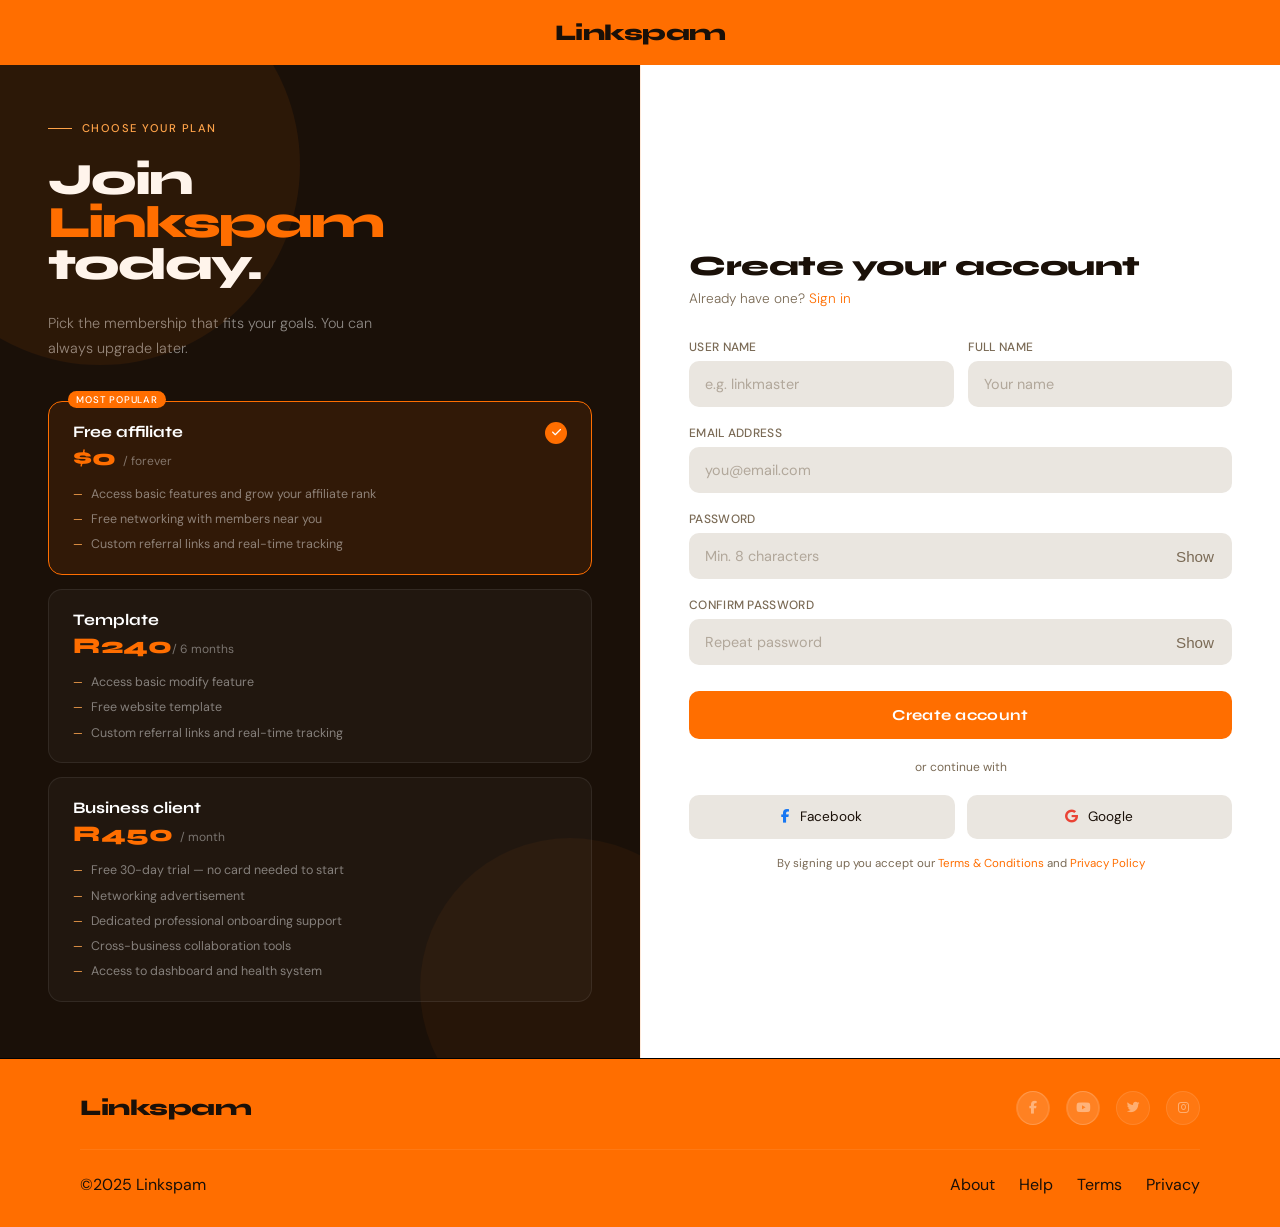
<file: sign-up.html>
<!DOCTYPE html>
<html lang="en" id="indexPage">
<head>
<meta charset="UTF-8">
<meta name="viewport" content="width=device-width, initial-scale=1.0">
<title>Linkspam</title>
<link rel="stylesheet" href="https://cdnjs.cloudflare.com/ajax/libs/font-awesome/6.2.0/css/all.min.css">
<link rel="preconnect" href="https://fonts.googleapis.com">
<link href="https://fonts.googleapis.com/css2?family=Syne:wght@700;800&family=DM+Sans:wght@300;400;500&display=swap" rel="stylesheet">
<link rel="stylesheet" href="style/index.css">
<style>
    .signup-main{
  min-height:calc(100vh - 64px);
  display:grid;
  grid-template-columns:1fr 1fr;
}
 
/* ── LEFT PANEL ── */
.signup-left{
  background:var(--ink);
  padding:3.5rem 3rem;
  display:flex;
  flex-direction:column;
  justify-content:center;
  position:relative;
  overflow:hidden;
}
.signup-left::before{
  content:'';
  position:absolute;
  width:400px;height:400px;
  border-radius:50%;
  background:rgba(255,110,0,0.08);
  top:-100px;left:-100px;
  pointer-events:none;
}
.signup-left::after{
  content:'';
  position:absolute;
  width:300px;height:300px;
  border-radius:50%;
  background:rgba(255,110,0,0.05);
  bottom:-80px;right:-80px;
  pointer-events:none;
}
.left-eyebrow{
  font-size:.7rem;font-weight:500;letter-spacing:1.5px;text-transform:uppercase;
  color:var(--Substitute);margin-bottom:1.5rem;
  display:flex;align-items:center;gap:.6rem;
}
.left-eyebrow::before{content:'';width:24px;height:1px;background:var(--Substitute)}
.left-title{
  font-family:'Syne',sans-serif;font-weight:800;
  font-size:clamp(2.2rem,3.5vw,3.2rem);
  line-height:.95;letter-spacing:-2px;
  color:#fff;margin-bottom:1.5rem;
}
.left-title em{font-style:normal;color:var(--Main)}
.left-sub{
  font-size:.9rem;color:rgba(255,255,255,.5);
  line-height:1.75;font-weight:300;max-width:340px;margin-bottom:2.5rem;
}
.plan-cards{display:flex;flex-direction:column;gap:.875rem;position:relative;z-index:1}
.plan-card{
  border:1px solid rgba(255,255,255,.08);
  border-radius:14px;padding:1.25rem 1.5rem;
  cursor:pointer;transition:all .25s;
  background:rgba(255,255,255,.03);
  position:relative;
}
.plan-card:hover{border-color:rgba(255,110,0,.4);background:rgba(255,110,0,.06)}
.plan-card.selected{border-color:var(--Main);background:rgba(255,110,0,.1)}
.plan-card.selected .plan-check{opacity:1;transform:scale(1)}
.plan-top{display:flex;justify-content:space-between;align-items:flex-start}
.plan-name{font-family:'Syne',sans-serif;font-weight:700;font-size:1rem;color:#fff;margin-bottom:.2rem}
.plan-price{font-family:'Syne',sans-serif;font-weight:800;font-size:1.4rem;color:var(--Main)}
.plan-price span{font-size:.75rem;font-weight:400;color:rgba(255,255,255,.4);font-family:'DM Sans',sans-serif}
.plan-check{
  width:22px;height:22px;border-radius:50%;
  background:var(--Main);display:flex;align-items:center;justify-content:center;
  font-size:.65rem;color:#fff;
  opacity:0;transform:scale(.6);transition:all .25s;flex-shrink:0;
}
.plan-features{margin-top:.875rem;display:flex;flex-direction:column;gap:.4rem}
.plan-feat{font-size:.78rem;color:rgba(255,255,255,.45);display:flex;align-items:flex-start;gap:.5rem;line-height:1.5}
.plan-feat::before{content:'—';color:var(--Substitute);flex-shrink:0;font-size:.7rem;margin-top:1px}
.plan-badge{
  font-size:.6rem;letter-spacing:.8px;text-transform:uppercase;font-weight:500;
  padding:2px 8px;border-radius:100px;background:var(--Main);color:#fff;
  position:absolute;top:-.7rem;left:1.2rem;
}
 
/* ── RIGHT PANEL ── */
.signup-right{
  background:var(--Primary);
  padding:3.5rem 3rem;
  display:flex;flex-direction:column;justify-content:center;
  border-left:1px solid var(--border);
}
.form-head{margin-bottom:2rem}
.form-title{
  font-family:'Syne',sans-serif;font-weight:800;font-size:1.75rem;
  letter-spacing:-.5px;color:var(--ink);margin-bottom:.4rem;
}
.form-sub{font-size:.85rem;color:var(--muted);font-weight:300}
.form-sub a{color:var(--Main);text-decoration:none}
 
.field{margin-bottom:1.1rem}
.field label{
  display:block;font-size:.75rem;font-weight:500;letter-spacing:.3px;
  color:var(--muted);margin-bottom:.4rem;text-transform:uppercase;
}
.field input{
  width:100%;height:46px;
  border:1px solid var(--border-dark);
  border-radius:10px;
  background:var(--Secondary);
  color:var(--ink);
  font-family:'DM Sans',sans-serif;font-size:.9rem;
  padding:0 1rem;
  outline:none;
  transition:border-color .2s,background .2s;
}
.field input:focus{border-color:var(--Main);background:var(--Primary)}
.field input::placeholder{color:rgba(122,106,85,.5)}
 
.field-row{display:grid;grid-template-columns:1fr 1fr;gap:.875rem}
 
.pw-wrap{position:relative}
.pw-wrap input{padding-right:3rem}
.pw-toggle{
  position:absolute;right:.875rem;top:50%;transform:translateY(-50%);
  background:none;border:none;cursor:pointer;
  color:var(--muted);font-size:.95rem;padding:4px;
  transition:color .2s;
}
.pw-toggle:hover{color:var(--Main)}
 
.error-msg{
  background:rgba(220,50,30,.08);border:1px solid rgba(220,50,30,.2);
  border-radius:8px;padding:.6rem .875rem;
  font-size:.8rem;color:#c0392b;margin-bottom:1rem;
  display:none;
}
.error-msg.show{display:block}
 
.btn-submit{
  width:100%;height:48px;
  background:var(--Main);color:#fff;
  border:none;border-radius:10px;
  font-family:'Syne',sans-serif;font-weight:700;font-size:.95rem;
  letter-spacing:.3px;cursor:pointer;
  transition:opacity .2s,transform .1s;
  margin-top:.5rem;
}
.btn-submit:hover{opacity:.9}
.btn-submit:active{transform:scale(.99)}
 
.divider{
  display:flex;align-items:center;gap:.875rem;
  margin:1.25rem 0;font-size:.75rem;color:var(--muted);
}
.divider::before,.divider::after{content:'';flex:1;height:1px;background:var(--border-dark)}
 
.socials-row{display:grid;grid-template-columns:1fr 1fr;gap:.75rem}
.btn-social{
  display:flex;align-items:center;justify-content:center;gap:.6rem;
  height:44px;border-radius:10px;
  border:1px solid var(--border-dark);background:var(--Secondary);
  font-family:'DM Sans',sans-serif;font-size:.85rem;color:var(--ink);
  cursor:pointer;text-decoration:none;transition:border-color .2s,background .2s;
}
.btn-social:hover{border-color:var(--Main);background:var(--Primary)}
.btn-social .fa-facebook-f{color:#1877f2}
.btn-social .fa-google{color:#ea4335}
 
.terms{font-size:.72rem;color:var(--muted);text-align:center;margin-top:1rem;line-height:1.6}
.terms a{color:var(--Main);text-decoration:none}
 
/* ── PAYMENT NOTICE ── */
.payment-notice{
  display:none;
  margin-top:1.25rem;
  background:rgba(255,110,0,.07);
  border:1px solid var(--border-dark);
  border-radius:10px;padding:.875rem 1rem;
  font-size:.8rem;color:var(--muted);line-height:1.6;
}
.payment-notice.show{display:block}
.payment-notice strong{color:var(--Main)}
.btn-pay{
  display:inline-block;margin-top:.6rem;
  padding:.5rem 1.4rem;border-radius:100px;
  background:var(--Main);color:#fff;font-size:.8rem;font-weight:500;
  text-decoration:none;font-family:'DM Sans',sans-serif;
  transition:opacity .2s;
}
.btn-pay:hover{opacity:.88}
 
/* ── RESPONSIVE ── */
@media(max-width:900px){
  .signup-main{grid-template-columns:1fr}
  .signup-left{padding:2.5rem 1.5rem}
  .signup-right{padding:2.5rem 1.5rem;border-left:none;border-top:1px solid var(--border)}
}
@media(max-width:480px){
  .field-row{grid-template-columns:1fr}
  .socials-row{grid-template-columns:1fr}
  .signup-left,.signup-right{padding:2rem 1rem}
}
</style> 
</head>
<body>
 
<!-- ░░ SAME HEADER AS INDEX ░░ -->
<header style="position:sticky;top:0;z-index:100;background:var(--Main);border-bottom:1px solid rgba(255,110,0,.15)">
  <div style="max-width:1200px;margin:0 auto;display:flex;align-items:center;justify-content:center;padding:0 2.5rem;height:64px">
    <a href="index" style="font-family:'Syne',sans-serif;text-align: center;font-weight:800;font-size:1.4rem;color:var(--ink);text-decoration:none;letter-spacing:-.5px">Link<span style="color:var(--ink)">spam</span></a>
    <a href="login" style="display: none;font-size:.875rem;color:#7a6a55;text-decoration:none">Already have an account? <span style="color:#FF6E00;font-weight:500">Log in</span></a>
  </div>
</header>
 
<main>
  <form id="formSign-up">
  <div class="signup-main">
 
    <!-- LEFT: plan picker -->
    <div class="signup-left">
      <div class="left-eyebrow">Choose your plan</div>
      <h1 class="left-title">Join<br><em>Linkspam</em><br>today.</h1>
      <p class="left-sub">Pick the membership that fits your goals. You can always upgrade later.</p>
 
      <div class="plan-cards">
        
        <div class="plan-card" id="planFree" onclick="selectPlan('Free')"><div class="plan-badge">Most popular</div>
          <div class="plan-top">
            <div>
              <div class="plan-name">Free affiliate</div>
              <div class="plan-price">$0 <span>/ forever</span></div>
            </div>
            <div class="plan-check"><i class="fas fa-check"></i></div>
          </div>
          <div class="plan-features">
            <div class="plan-feat">Access basic features and grow your affiliate rank</div>
            <div class="plan-feat">Free networking with members near you</div>
            <div class="plan-feat">Custom referral links and real-time tracking</div>
          </div>
          <input type="radio" name="subType" value="Free" id="radioFree" style="position:absolute;opacity:0;pointer-events:none">
        </div>
        <div class="plan-card" id="planTemplate" onclick="selectPlan('Template')">
          <div class="plan-top">
            <div>
              <div class="plan-name">Template</div>
              <div class="plan-price">R240<span>/ 6 months</span></div>
            </div>
            <div class="plan-check"><i class="fas fa-check"></i></div>
          </div>
          <div class="plan-features">
            <div class="plan-feat">Access basic modify feature</div>
            <div class="plan-feat">Free website template</div>
            <div class="plan-feat">Custom referral links and real-time tracking</div>
          </div>
          <input type="radio" name="subType" value="Template" id="radioTemplate" style="position:absolute;opacity:0;pointer-events:none">
        </div>
        <div class="plan-card" id="planBusiness" onclick="selectPlan('Business')">
          
          <div class="plan-top">
            <div>
              <div class="plan-name">Business client</div>
              <div class="plan-price">R450 <span>/ month</span></div>
            </div>
            <div class="plan-check"><i class="fas fa-check"></i></div>
          </div>
          <div class="plan-features">
            <div class="plan-feat">Free 30-day trial — no card needed to start</div>
            <div class="plan-feat">Networking advertisement </div>
            <div class="plan-feat">Dedicated professional onboarding support</div>
            <div class="plan-feat">Cross-business collaboration tools</div>
            <div class="plan-feat">Access to dashboard and health system</div>
          </div>
          <input type="radio" name="subType" value="Business" id="radioBusiness" style="position:absolute;opacity:0;pointer-events:none">
        </div>
 
      </div>
    </div>
 
    <!-- RIGHT: form -->
    <div class="signup-right">
      <div class="form-head">
        <div class="form-title">Create your account</div>
        <div class="form-sub">Already have one? <a href="login">Sign in</a></div>
      </div>
 
      <div class="field-row">
        <div class="field">
          <label id="nameLabel" for="userName">Username</label>
          <input type="text" name="userName" id="userName" maxlength="25" placeholder="e.g. linkmaster" required>
        </div>
        <div class="field">
          <label  for="FullName">Full name</label>
          <input type="text" name="fullName" id="FullName" maxlength="50" placeholder="Your name" required>
        </div>
      </div>
 
      <div class="field">
        <label for="UserEmail">Email address</label>
        <input type="email" name="userEmail" id="UserEmail" maxlength="254" placeholder="you@email.com" required>
      </div>
 
      <div class="field">
        <label for="password">Password</label>
        <div class="pw-wrap">
          <input type="password" name="userPassword" id="password" maxlength="255" placeholder="Min. 8 characters" required>
          <button type="button" class="pw-toggle" id="eyeA" onclick="togglePw('password','eyeA')" aria-label="Toggle password">
            Show
          </button>
        </div>
      </div>
 
      <div class="field">
        <label for="confirmPassword">Confirm password</label>
        <div class="pw-wrap">
          <input type="password" name="userPassword" id="confirmPassword" maxlength="255" placeholder="Repeat password" required>
          <button type="button" class="pw-toggle" id="eyeB" onclick="togglePw('confirmPassword','eyeB')" aria-label="Toggle password">
            Show
          </button>
        </div>
      </div>
     
      <div class="error-msg" id="pwError">Passwords don't match. Please try again.</div>
 
      <div class="payment-notice" id="paymentNotice">
        <strong>Business plan selected.</strong> After signing up you'll be redirected to complete your $25/month payment via PayPal to activate your account.
        <br><a class="btn-pay" href="https://www.paypal.com/ncp/payment/RSP4E7HAYXNXC" target="_blank">Pay with PayPal</a>
      </div>
 
      <button type="submit" name="btnSignIn" class="btn-submit">Create account</button>
 
      <div class="divider">or continue with</div>
 
      <div class="socials-row">
        <a href=" #" class="btn-social">
          <i class="fab fa-facebook-f"></i> Facebook
        </a>
        <a href="#" class="btn-social">
          <i class="fab fa-google"></i> Google
        </a>
      </div>
 
      <p class="terms">By signing up you accept our <a href="TermsCondition.php">Terms & Conditions</a> and <a href="PrivacyPolicy.php">Privacy Policy</a></p>
    </div>
 
  </div>
  </form>
</main>
 
<footer>
  <div class="container">
    <div class="topfooter">
      <a href="index" class="Logo">Link<span>spam</span></a>
      <div class="socials">
        <a href="https://www.facebook.com/profile.php?id=61575205995995" target="_blank"><i class="fab fa-facebook-f"></i></a>
        <a href="https://youtube.com/@linkspam-only" target="_blank"><i class="fab fa-youtube"></i></a>
        <i class="fab fa-twitter"></i>
        <i class="fab fa-instagram"></i>
      </div>
    </div>
    <div class="footlinks">
      <div id="copyright"><p>©2025 Linkspam</p></div>
      <div id="T_C">
        <a href="#aboutSection">About</a>
        <a href="index">Help</a>
        <a href="TermsCondition">Terms</a>
        <a href="PrivacyPolicy">Privacy</a>
      </div>
    </div>
  </div>
</footer>
 
<script>
function selectPlan(plan){
  document.getElementById('planFree').classList.remove('selected');
  document.getElementById('planTemplate').classList.remove('selected');
  document.getElementById('planBusiness').classList.remove('selected');
  document.getElementById('paymentNotice').classList.remove('show');
 
  if(plan==='Free'){
    document.getElementById('planFree').classList.add('selected');
    document.getElementById('radioFree').checked=true;
    document.getElementById('nameLabel').textContent='User name';
  }else if(plan==='Template'){
    document.getElementById('planTemplate').classList.add('selected');
    document.getElementById('radioTemplate').checked=true;
    document.getElementById('nameLabel').textContent='User name';
  } else {
    document.getElementById('planBusiness').classList.add('selected');
    document.getElementById('radioBusiness').checked=true;
    document.getElementById('nameLabel').textContent='Business name';
    document.getElementById('paymentNotice').classList.add('show');
  }
}
 
function togglePw(inputId, buttonId){
  const inp = document.getElementById(inputId);
  const btn = document.getElementById(buttonId);

  if(inp.type === 'password'){
    inp.type = 'text';
    btn.textContent = 'Hide';
  } else {
    inp.type = 'password';
    btn.textContent = 'Show';
  }
}
 
document.querySelector('form').addEventListener('submit',function(e){
  const pw=document.getElementById('password').value;
  const cp=document.getElementById('confirmPassword').value;
  const err=document.getElementById('pwError');
  if(pw!==cp){
    e.preventDefault();
    err.classList.add('show');
    document.getElementById('confirmPassword').focus();
  } else {
    err.classList.remove('show');
  }
});

selectPlan('Free');
</script>
<script src="/api/sign-up.js"></script>
</body>
</html>
</file>
<file: style/index.css>
*,*::before,*::after{box-sizing:border-box;margin:0;padding:0}
:root{
  --Main:#FF6E00;
  --Primary:#FFFFFF;
  --Secondary:#EAE6E0;
  --Substitute:#FFA74F;
  --Tertiary:#FFFFFF;
  --ink:#1a1008;
  --muted:#7a6a55;
  --border:rgba(255,110,0,0.15);
}
html{scroll-behavior:smooth}
body{font-family:'DM Sans',sans-serif;background:var(--Secondary);color:var(--ink);overflow-x:hidden}

/* ── NAV ── */
.header{
  position:sticky;
  top:0;z-index:100;
  background:var(--Main);
  border-bottom:1px solid var(--ink)
}
.header .container{display:flex;align-items:center;justify-content:space-between;padding:0 2.5rem;height:64px}
.Logo{
  font-family:'Syne',sans-serif;
  font-weight:800;
  font-size:1.4rem;
  color:var(--ink);
  text-decoration:none;
  letter-spacing:-0.5px
}
.Logo span{color:var(--ink)}
.navbar{display:flex;gap:2rem;align-items:center}
.navbar a{font-size:1rem;color:var(--ink);text-decoration:none;transition:color .2s}
.navbar a:hover{color:white}
.nav-cta{display:flex;gap:.6rem}
.btn-nav-ghost{
  padding:6px 18px;border-radius:100px;border:1px solid var(--border);background:transparent;color:var(--ink);font-family:'DM Sans',sans-serif;font-size:1rem;cursor:pointer;text-decoration:none;transition:background .2s
}
.btn-nav-ghost:hover{background:var(--Secondary)}
.btn-nav-solid{
  padding:6px 20px;border-radius:100px;border:none;background:var(--Main);color:var(--ink);font-family:'DM Sans',sans-serif;font-size:1rem;cursor:pointer;text-decoration:none;transition:opacity .2s}
.btn-nav-solid:hover{background:var(--Secondary)}
.menu-btn{display:none;background:none;border:none;font-size:1.4rem;color:var(--ink);cursor:pointer;padding:6px}
.mini-navbar{display:none;flex-direction:column;background:var(--Primary);border-top:1px solid var(--border)}
.mini-navbar.open{display:flex}
.mini-navbar a{display:block;padding:.85rem 2rem;font-size:.95rem;color:var(--ink);text-decoration:none;border-bottom:1px solid var(--border)}
.mini-navbar a:hover{color:var(--Main)} 

/* ── FOOTER ── */
footer{background:var(--Main);padding:2rem 0;border-top: 1px solid black;}  
footer .container{padding:0 2.5rem}
.topfooter{display:flex;align-items:center;justify-content:space-between;padding-bottom:1.5rem;margin-bottom:1.5rem;border-bottom:1px solid rgba(255,255,255,.08)}
footer .Logo{color:var(--ink)}
footer .Logo span{color:var(--ink)}
.socials{display:flex;gap:1rem}
.socials a{width:34px;height:34px;border-radius:50%;background:rgba(255,255,255,.07);border:1px solid rgba(255,255,255,.1);display:flex;align-items:center;justify-content:center;color:var(--ink);font-size:.8rem;text-decoration:none;transition:all .2s}
.socials a:hover,.socials i:hover{color:var(--ink);background:#fff;border-color:var(--Main)}
.socials i{width:34px;height:34px;border-radius:50%;background:rgba(255,255,255,.07);border:1px solid rgba(255,255,255,.1);display:flex;align-items:center;justify-content:center;color:rgba(255,255,255,.4);font-size:.8rem;cursor:pointer}
.footlinks{display:flex;justify-content:space-between;align-items:center;flex-wrap:wrap;gap:1rem}
#copyright p{font-size:1rem;color:var(--ink)}
#T_C{display:flex;gap:1.5rem}
#T_C a{font-size:1rem;color:var(--ink);text-decoration:none;transition:color .2s}
#T_C a:hover{color:#fff}

/* ── CONTAINER ── */
.container{max-width:1200px;margin:0 auto}

/* ── RESPONSIVE ── */
@media(max-width:900px){
  .hero .container{grid-template-columns:1fr;min-height:auto;padding:3rem 1.5rem}
  .hero-panel{display:none}
  .BenefitContainer .container{grid-template-columns:1fr;gap:2rem;padding:0 1.5rem}
  .benefit-visual{max-width:200px}
  .section_services .container{padding:0 1.5rem}
  .benefits_section .container{padding:0 1.5rem}
  .News .container{padding:0 1.5rem}
  footer .container{padding:0 1.5rem}
  .header .container{padding:0 1.5rem}
}
@media(max-width:768px){
  .navbar{display:none}
  .nav-cta{display:none}
  .menu-btn{display:block}
    
}
@media(max-width:480px){
  .hero .container{padding:2.5rem 1rem}
  .hero-left h1{letter-spacing:-1.5px}
  .hero-btns{gap:.5rem}
  .btn-dark,.btn-orange{padding:.8rem 1.6rem;font-size:.875rem}
  .servicesContainer{grid-template-columns:1fr}
  .comm-grid{grid-template-columns:1fr}
  .news-form{flex-direction:column;align-items:center}
  #NewsEmail{width:100%;max-width:300px}
  .news-form button{width:100%;max-width:300px}
  .topfooter{flex-direction:column;gap:1rem;text-align:center}
  .footlinks{flex-direction:column;align-items:center;text-align:center}
  .section_services .container,.News .container,footer .container{padding:0 1rem}
  .BenefitContainer .container{padding:0 1rem}
  .benefits_section .container{padding:0 1rem}
}
</file>
